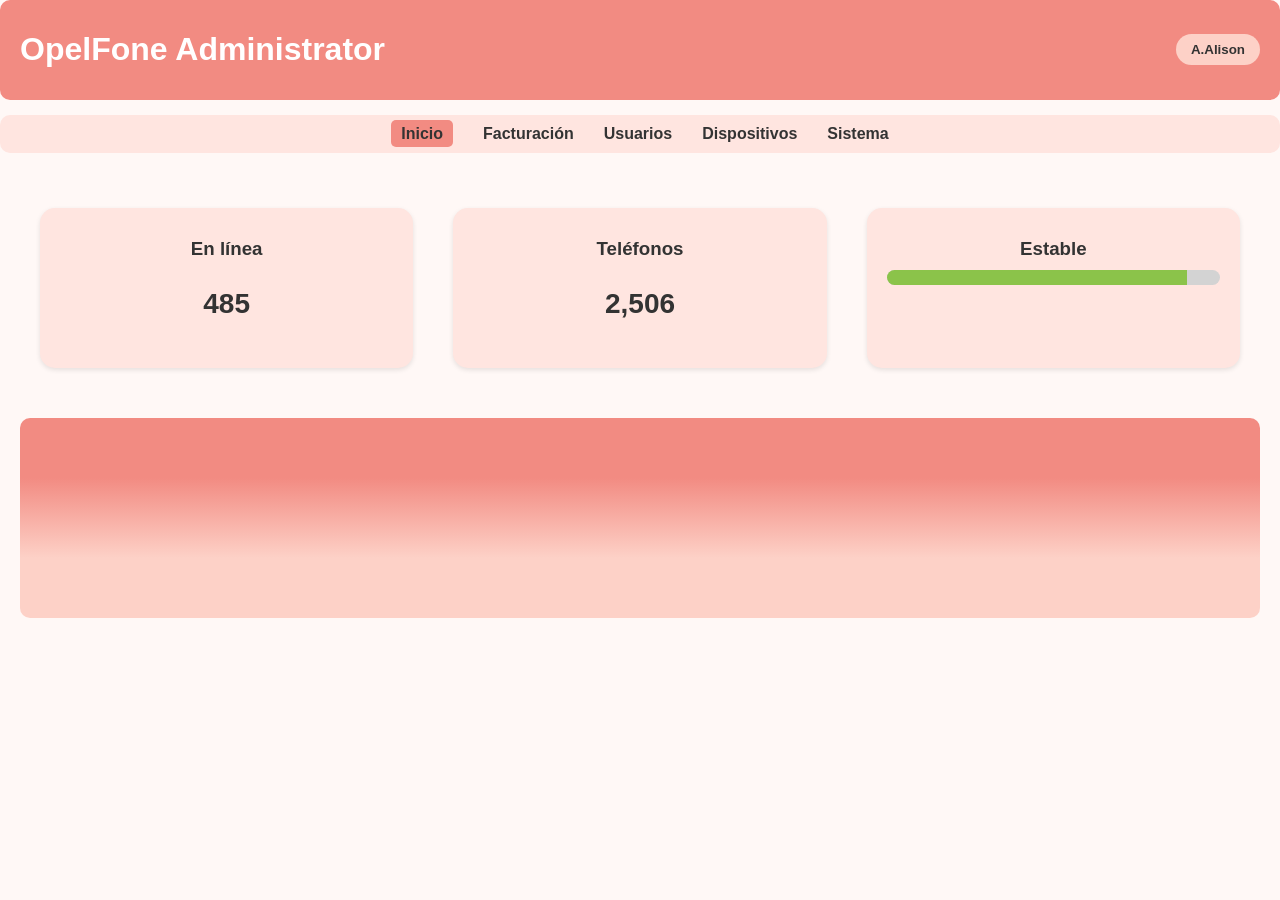
<file: OpelFone/Admins/html/index.html>
<!DOCTYPE html>
<html lang="es">
<head>
    <meta charset="UTF-8">
    <meta name="viewport" content="width=device-width, initial-scale=1.0">
    <link rel="stylesheet" href="css/css1.css">
    <title>OpelFone - Inicio</title>
</head>
<body>
    <div class="nab_div">
        <h1>OpelFone Administrator</h1>
        <button class="user">A.Alison</button>
        
    </div>

    <nav>
        <div class="nab_div2">
            <ul class="navbar">
                <li class="navbarselected"><a href="index.html">Inicio</a></li>
                <li><a href="facturacion.html">Facturación</a></li>
                <li><a href="usuarios.html">Usuarios</a></li>
                <li><a href="dispositivos.html">Dispositivos</a></li>
                <li><a href="sistema.html">Sistema</a></li>
            </ul>
        </div>
    </nav>

    <main class="contenido">
        <div class="cards-container">
            <div class="card">
                <h3>En línea</h3>
                <p style="font-size: 28px; font-weight: bold;">485</p>
            </div>
            <div class="card">
                <h3>Teléfonos</h3>
                <p style="font-size: 28px; font-weight: bold;">2,506</p>
            </div>
            <div class="card">
                <h3>Estable</h3>
                <div class="progress"><div class="progress-bar" style="width: 90%;"></div></div>
            </div>
        </div>

   

        <div class="chart"></div>
    </main>
</body>
</html>
</file>
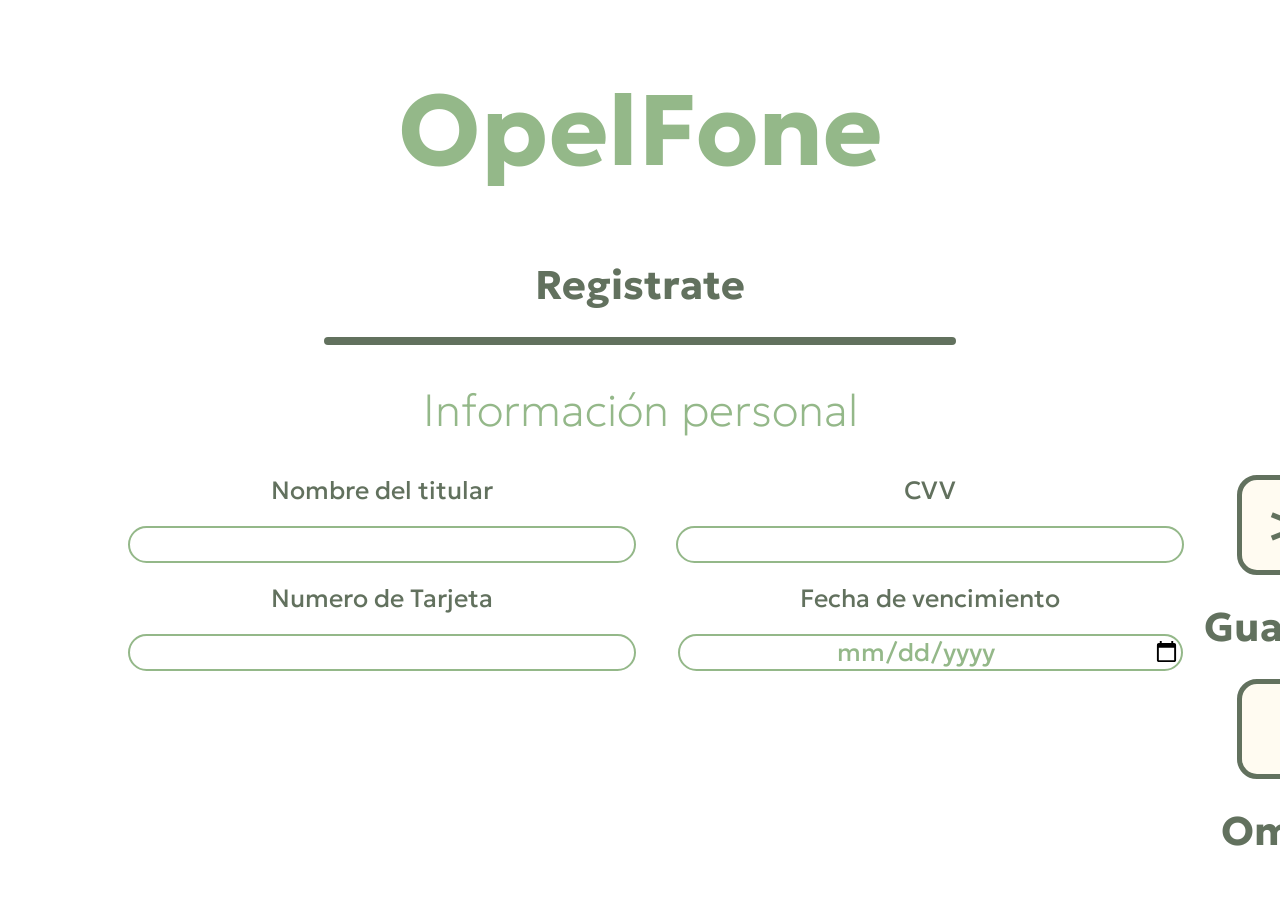
<file: OpelFone/Sesion/datos_bancarios_usuario.html>
<!DOCTYPE html>
<html lang="en">
<head>
    <meta charset="UTF-8">
    <meta name="viewport" content="width=device-width, initial-scale=1.0">
    <link rel="stylesheet" href="css\css.css">
    <title>OpelFone</title>
        <link rel="icon" href="sources/Logo.ico">

</head>
<body>
    <div class="contenedor">
        <H1 class="marca">OpelFone</H1>
    </div>




    
    <div class="contenedor">
        <h1 class="titulo">Registrate</h1>
        <hr class="line">
        <h2 style="font-family: Comfortaa; color: #94b889; font-weight: lighter; font-size: 45px;"> Información personal</h2>
        
        
        <form id="pagoForm">
        <div class="contenedor2" >
            <div>
            <label class="label" id="nombre_titular" >Nombre del titular</label><br>
            <input class="texto" type="text" name="titular"><br>
            
            <label class="label" id="num_tarjeta">Numero de Tarjeta</label><br>
            <input class="texto"  type="number" name="numero"><br>

            </div>
            <div>
            <label class="label" id="cvv">CVV</label><br>
            <input class="texto" type="number" name="cvv"><br>
            
            <label class="label" id="fecha">Fecha de vencimiento</label><br>
            <input class="texto" type="date" name="fecha" required><br>

            </div>
            <div></div>
            <div></div>
            <div class="contenedor3">
                <button class="boton2" id="abrirModal" type="submit">></button>
                <h1 class="titulo">Guardar</h1>
                <button class="boton2">!</button>
                <h1 class="titulo">Omitir</h1>
            </div>
        </div>
        </form>
    </div>




    <dialog id="miVentana" class="contenedor dialog">
    <h1 class="sub_int">Se agregaron los metodos de pago</h2>
    <a href="../Users/html/index.html"><button class="boton">Aceptar</button></a>
</dialog>


<script>
    const form = document.getElementById('pagoForm');
    const ventana = document.getElementById('miVentana');

    // 1. Escuchar el envío del formulario
    form.addEventListener('submit', function(e) {
        e.preventDefault(); // Evita la recarga

        const formData = new FormData(this);

        fetch('php/guardar_pago.php', {
            method: 'POST',
            body: formData
        })
        .then(response => response.text())
        .then(data => {
            // Limpiamos la respuesta de espacios en blanco
            if (data.trim() === "exito") {
                ventana.showModal(); // Abrimos el modal solo si el PHP responde "exito"
            } else {
                console.error("Respuesta del servidor:", data);
                alert("Error al guardar: " + data);
            }
        })
        .catch(error => console.error('Error:', error));
    });
</script>

</body>
</html>
</file>
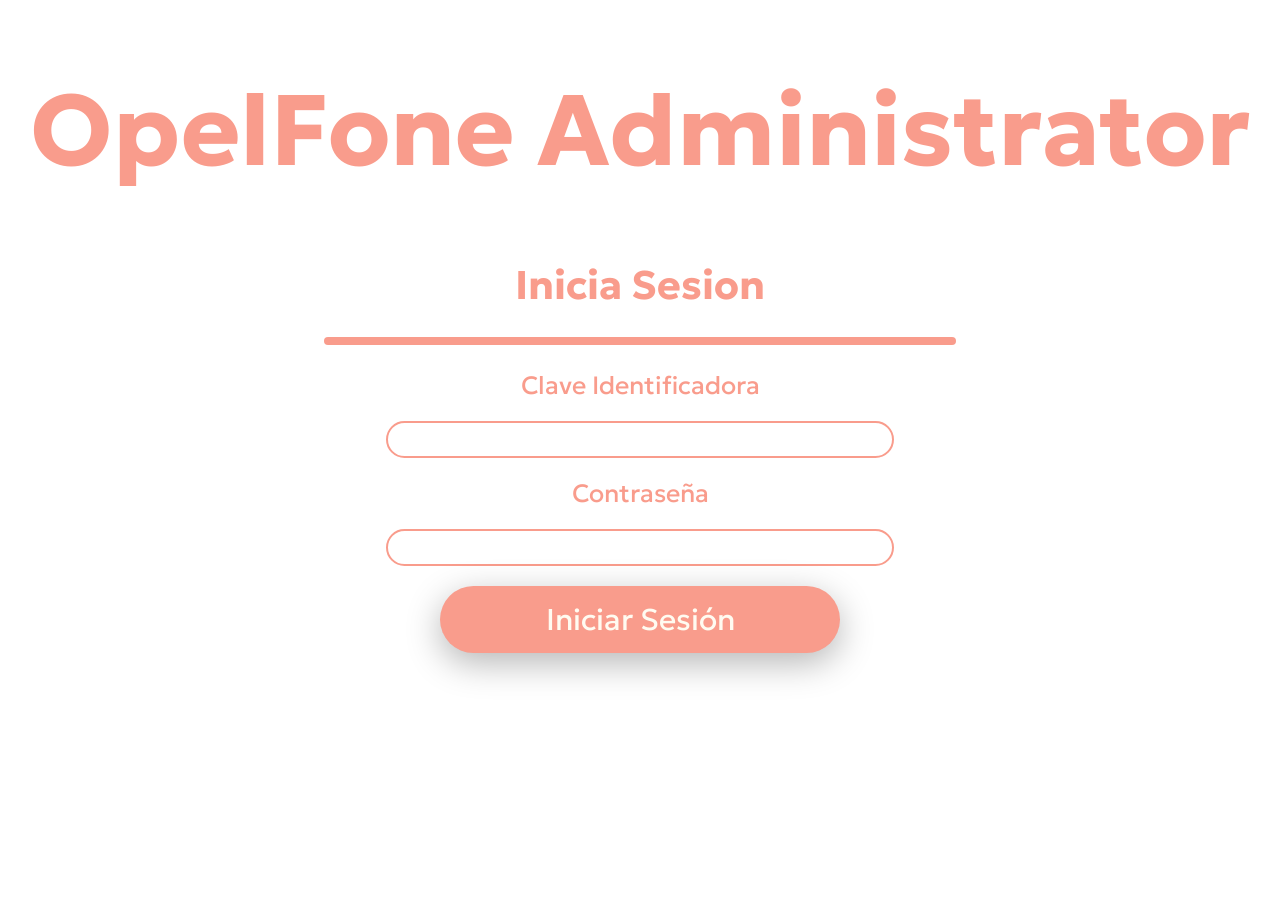
<file: OpelFone/Sesion/Inicio_sesión_admin.html>
<!DOCTYPE html>
<html lang="en">
<head>
    <meta charset="UTF-8">
    <meta name="viewport" content="width=device-width, initial-scale=1.0">
    <link rel="stylesheet" href="css\css.css">
    <title>OpelFone</title>
        <link rel="icon" href="sources/Logo.ico">

</head>
<body>
    <div class="contenedorA">
        <H1 class="marcaA">OpelFone Administrator</H1>
    </div>

    <div class="contenedorA">
        <h1 class="tituloA">Inicia Sesion</h1>
        <hr class="lineA">
        <div >
            
            <label class="labelA">Clave Identificadora</label><br>
            <input class="textoA" type="text"><br>
            
            <label class="labelA">Contraseña</label><br>
            <input class="textoA" type="password"><br>
            <a href="../Admins/html/index.html"><button class="botonA" >Iniciar Sesión</button></a>
            
        </div>
    </div>


</body>
</html>
</file>
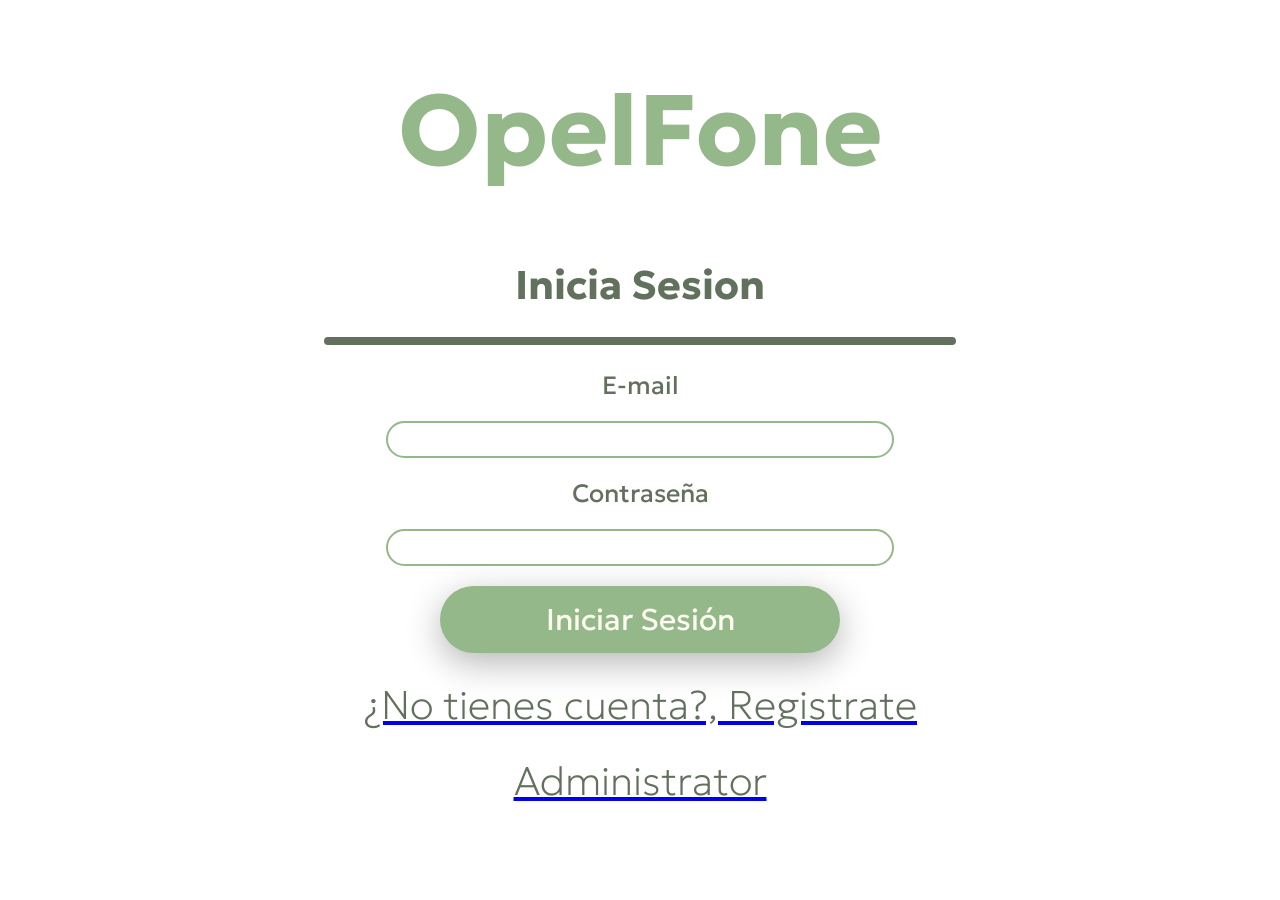
<file: OpelFone/Sesion/Inicio_sesión_usuario.html>
<!DOCTYPE html>
<html lang="en">
<head>
    <meta charset="UTF-8">
    <meta name="viewport" content="width=device-width, initial-scale=1.0">
    <link rel="stylesheet" href="css\css.css">
    <title>OpelFone</title>
        <link rel="icon" href="sources/Logo.ico">

</head>
<body>
    <div class="contenedor">
        <H1 class="marca">OpelFone</H1>
    </div>

    <div class="contenedor">
        <h1 class="titulo">Inicia Sesion</h1>
        <hr class="line">


        <form method="POST" id="loginForm">
        <div >
            
            <label class="label">E-mail</label><br>
            <input class="texto" type="text" name="email" required><br>
            
            <label class="label">Contraseña</label><br>
            <input class="texto" type="password" name="password" required><br>

            <button class="boton" type="submit" >Iniciar Sesión</button>
        </div>
        </form>
    </div>

    <div style="width: 100%;justify-content: center; align-items: center; text-align: center;">
        <a href="registro_usuario.html"><h1 class="sub" style="font-family: comfortaa;">¿No tienes cuenta?, Registrate</h1></a>
                <a href="Inicio_sesión_admin.html"><h1 class="sub" style="font-family: comfortaa;">Administrator</h1></a>

    </div> 

    <script>

    document.getElementById('loginForm').addEventListener('submit', function(e) {
    e.preventDefault(); // Esta línea es la clave para no usar 'action'

    const formData = new FormData(this);

    fetch('php/login.php', {
        method: 'POST',
        body: formData
    })
    .then(response => response.text())
    .then(data => {
        if (data.trim() === "exito") {
            window.location.href = "../Users/html/index.php"; // Redirección exitosa
        } else {
            alert("Error: Usuario o contraseña incorrectos."); // Alerta de validación
        }
    })
    .catch(error => console.error('Error:', error));
}); 
    </script>

</body>
</html>
</file>
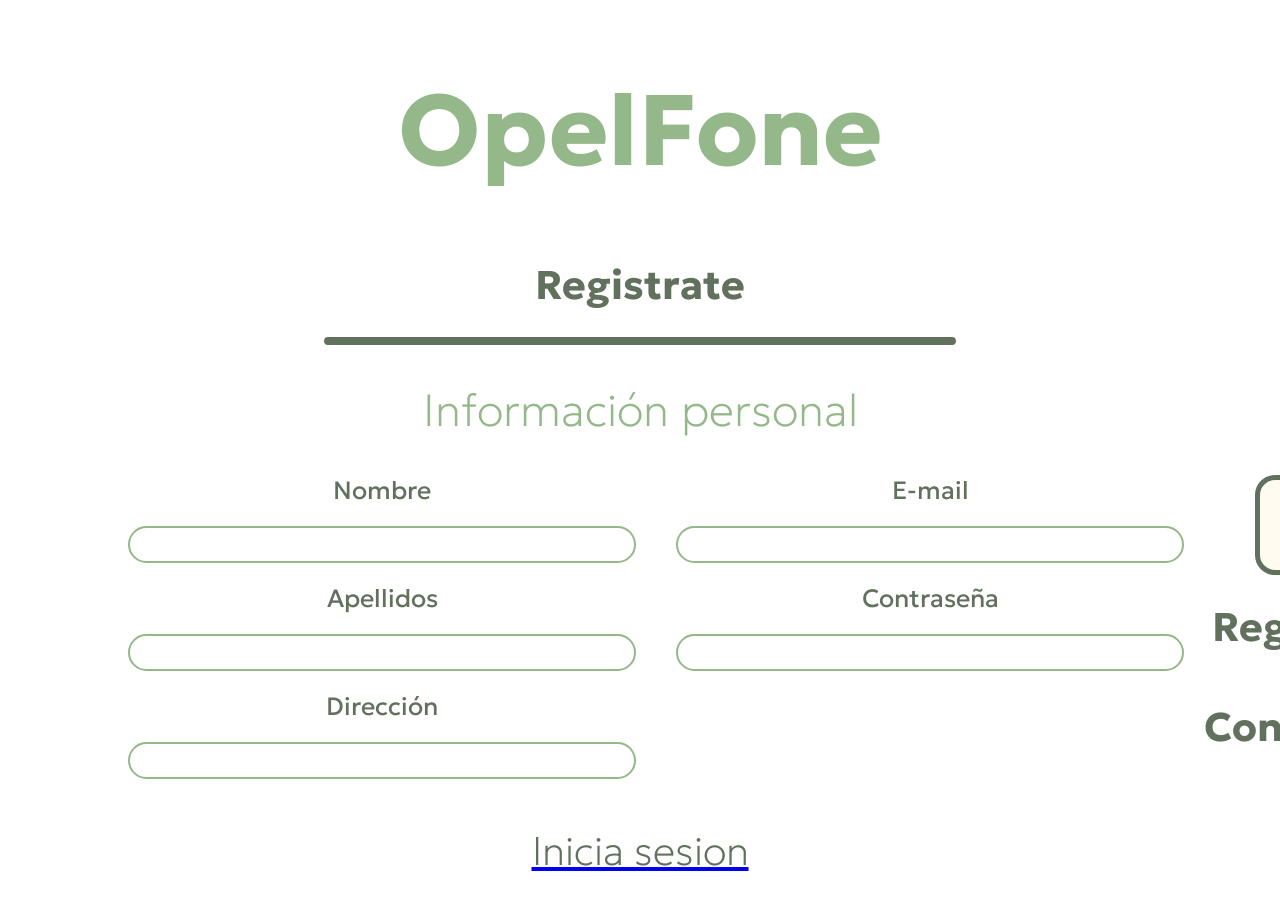
<file: OpelFone/Sesion/registro_usuario.html>
<!DOCTYPE html>
<html lang="en">
<head>
    <meta charset="UTF-8">
    <meta name="viewport" content="width=device-width, initial-scale=1.0">
    <link rel="stylesheet" href="css\css.css">
    <title>OpelFone</title>
        <link rel="icon" href="sources/Logo.ico">

</head>
<body>
    <div class="contenedor">
        <H1 class="marca">OpelFone</H1>
    </div>

    <div class="contenedor">
        <h1 class="titulo">Registrate</h1>
        <hr class="line">
        <h2 style="font-family: Comfortaa; color: #94b889; font-weight: lighter; font-size: 45px;"> Información personal</h2>
        
        
        
        <form method="POST" id="registroForm">
        <div class="contenedor2" >
            <div>
            <label class="label">Nombre</label><br>
            <input class="texto" type="text" name="nombre" required><br>
            
            <label class="label">Apellidos</label><br>
            <input class="texto" type="text" name="apellidos" required><br>

            <label class="label" id="direccion">Dirección</label><br>
            <input class="texto" name="domicilio" type="text"><br>
            </div>
            <div>
            <label class="label" id="correo">E-mail</label><br>
            <input class="texto" name="email" type="text"><br>
            
            <label class="label" id="Contraseña">Contraseña</label><br>
            <input class="texto" name="password" type="password"><br>

            </div>
            <div></div>
            <div></div>
            <div class="contenedor3">
                <button class="boton2" type="submit" id="">></button>
                <h1 class="titulo">Registrar y Continuar</h1>
            </div>
        </div>
        </form>
    </div>

    <dialog id="miVentana" class="contenedor dialog">
    <h1 class="sub_int">Se registrarón los datos</h2>
        <h3 class="sub">Ya formas parte de Opelfone, es momento de agregar metodos de pago</h3>
    <a href="Inicio_sesión_usuario.html"><button class="boton">Aceptar</button></a>
</dialog>

<div style="width: 100%; justify-content: center; align-items: center; text-align: center;">
        <a href="Inicio_sesión_usuario.html"><h1 class="sub" style="font-family: comfortaa;">Inicia sesion</h1></a>
    </div> 


<script>
    const form = document.getElementById('registroForm');
    const modal = document.getElementById('miVentana');

    form.addEventListener('submit', function(e) {
        e.preventDefault(); // IMPORTANTE: Detiene el envío tradicional

        const formData = new FormData(form);

        fetch('php/registrar.php', {
            method: 'POST',
            body: formData
        })
        .then(response => response.text())
        .then(data => {
            // Comprobamos si el PHP respondió con "exito"
            if (data.trim() === "exito") {
                modal.showModal(); // Abre tu ventana <dialog>
            } else {
                alert("Error del servidor: " + data);
            }
        })
        .catch(error => console.error('Error:', error));
    });
</script>
</body>
</html>
</file>
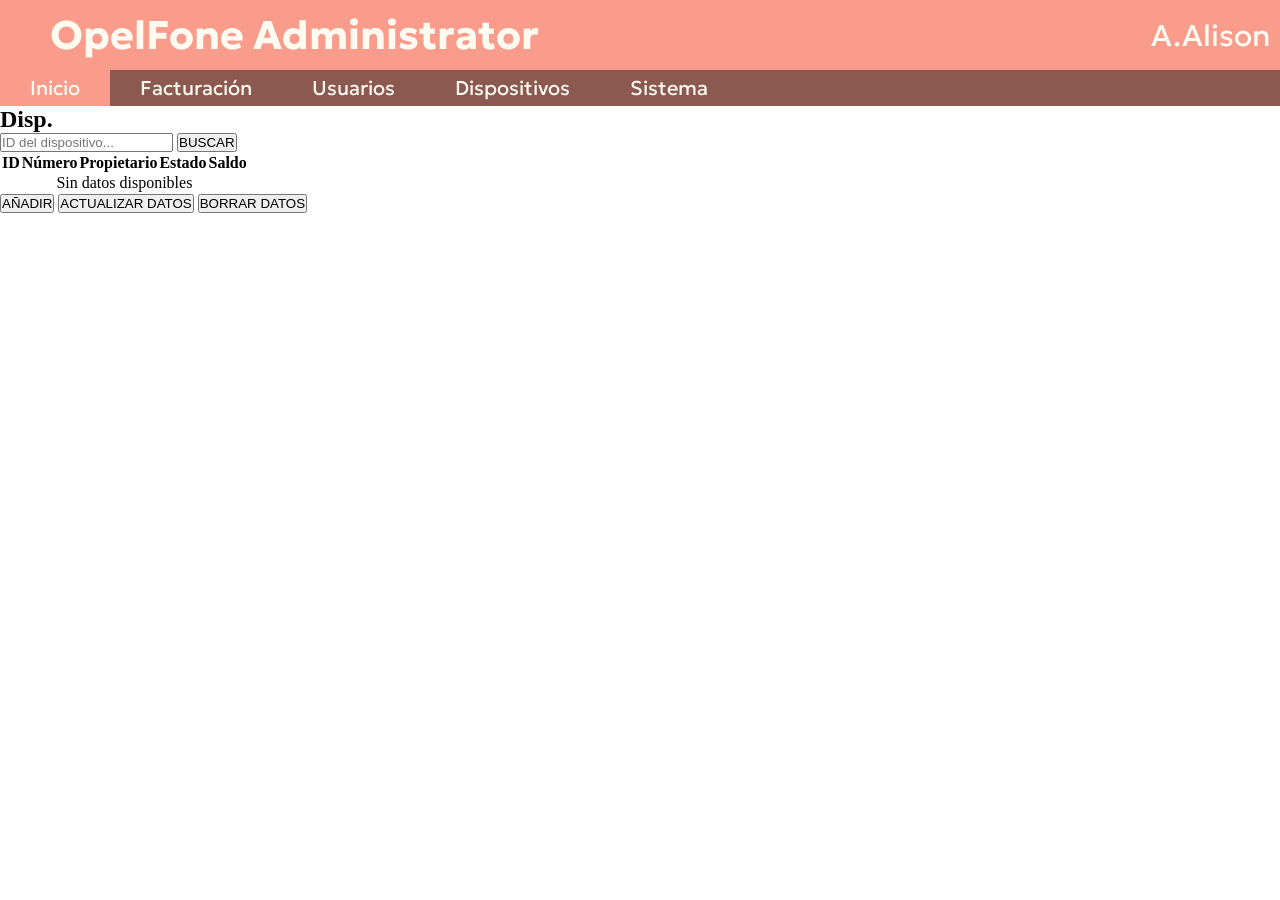
<file: OpelFone/Admins/html/dispositivos.html>
<!DOCTYPE html>
<html lang="es">
<head>
    <meta charset="UTF-8">
    <meta name="viewport" content="width=device-width, initial-scale=1.0">
    <link rel="stylesheet" href="css/css.css">
    <title>OpelFone - Dispositivos</title>
</head>
<body>
    <div class="nab_div">
        <h1>OpelFone Administrator</h1>
        <button class="user">A.Alison</button>
    </div>

    <nav>
        <div class="nab_div2">
            <ul class="navbar">
                <li class="navbarselected"><a href="index.html">Inicio</a></li>
                <li><a href="facturacion.html">Facturación</a></li>
                <li><a href="usuarios.html">Usuarios</a></li>
                <li><a href="dispositivos.html">Dispositivos</a></li>
                <li><a href="sistema.html">Sistema</a></li>
            </ul>
        </div>
    </nav>

    <main class="contenido">
        <h2>Disp.</h2>
        <div class="busqueda">
            <input type="text" placeholder="ID del dispositivo...">
            <button class="buscar">BUSCAR</button>
        </div>

        <table>
            <tr>
                <th>ID</th>
                <th>Número</th>
                <th>Propietario</th>
                <th>Estado</th>
                <th>Saldo</th>
            </tr>
            <tr><td colspan="5" style="text-align:center;">Sin datos disponibles</td></tr>
        </table>

        <div class="botones">
            <button>AÑADIR</button>
            <button>ACTUALIZAR DATOS</button>
            <button>BORRAR DATOS</button>
        </div>
    </main>
</body>
</html>
</file>
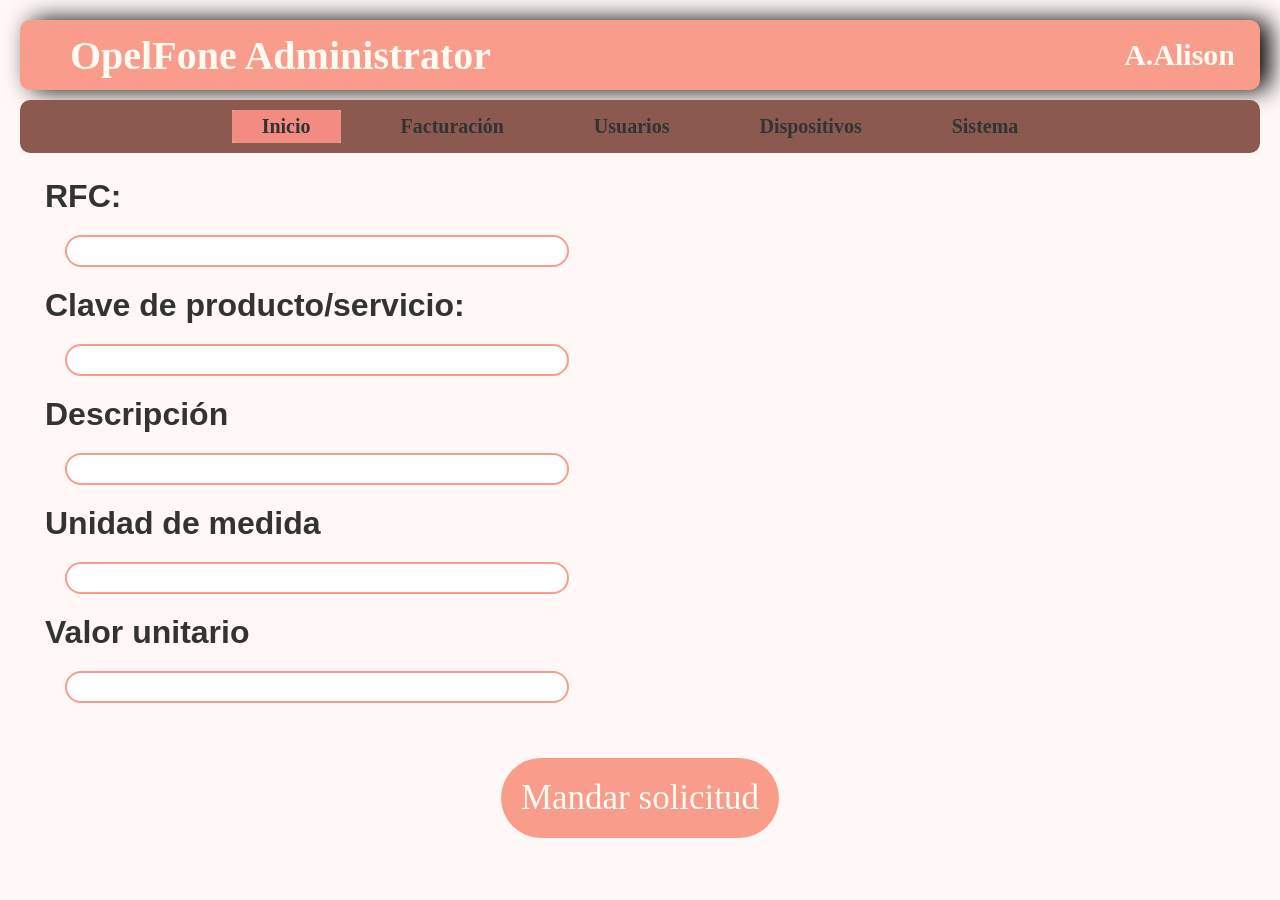
<file: OpelFone/Admins/html/facturacion.html>
<!DOCTYPE html>
<html lang="en">
<head>
    <meta charset="UTF-8">
    <meta name="viewport" content="width=device-width, initial-scale=1.0">
    <link rel="stylesheet" href="css.css">
    <title>OpelFone</title>
</head>
<body>
    <div class="nab_div">
        <h1>OpelFone Administrator</h1>
        <button class="user">A.Alison</button>
    </div>

    <nav>
        <div class="nab_div2">
            <ul class="navbar">
                <li class="navbarselected"><a href="index.html">Inicio</a></li>
                <li><a href="facturacion.html">Facturación</a></li>
                <li><a href="usuarios.html">Usuarios</a></li>
                <li><a href="dispositivos.html">Dispositivos</a></li>
                <li><a href="sistema.html">Sistema</a></li>
            </ul>
        </div>
    </nav>



<div style="margin: 25px; justify-content: center;">
    <div> 
    <h1 class="sub_int">RFC:</h1>
    <input type="text" class="texto"> 
</div>



<div class="flex">
<div> 
    <h1 class="sub_int">Clave de producto/servicio:</h1>
    <input type="text" class="texto"> 
</div>

<div> 
    <h1 class="sub_int">Descripción</h1>
    <input type="text" class="texto"> 
</div>
</div>
<div class="flex">
    <div> 
    <h1 class="sub_int">Unidad de medida</h1>
    <input type="text" class="texto"> 
</div>

<div> 
    <h1 class="sub_int">Valor unitario</h1>
    <input type="text" class="texto"> 
</div>
</div>

<div style="display: flex; justify-content: center; align-items: center; width: 100%; margin-top: 20px;">
    <button class="boton">
        Mandar solicitud
    </button>
</div>
</div>

</body>
</html>
</file>
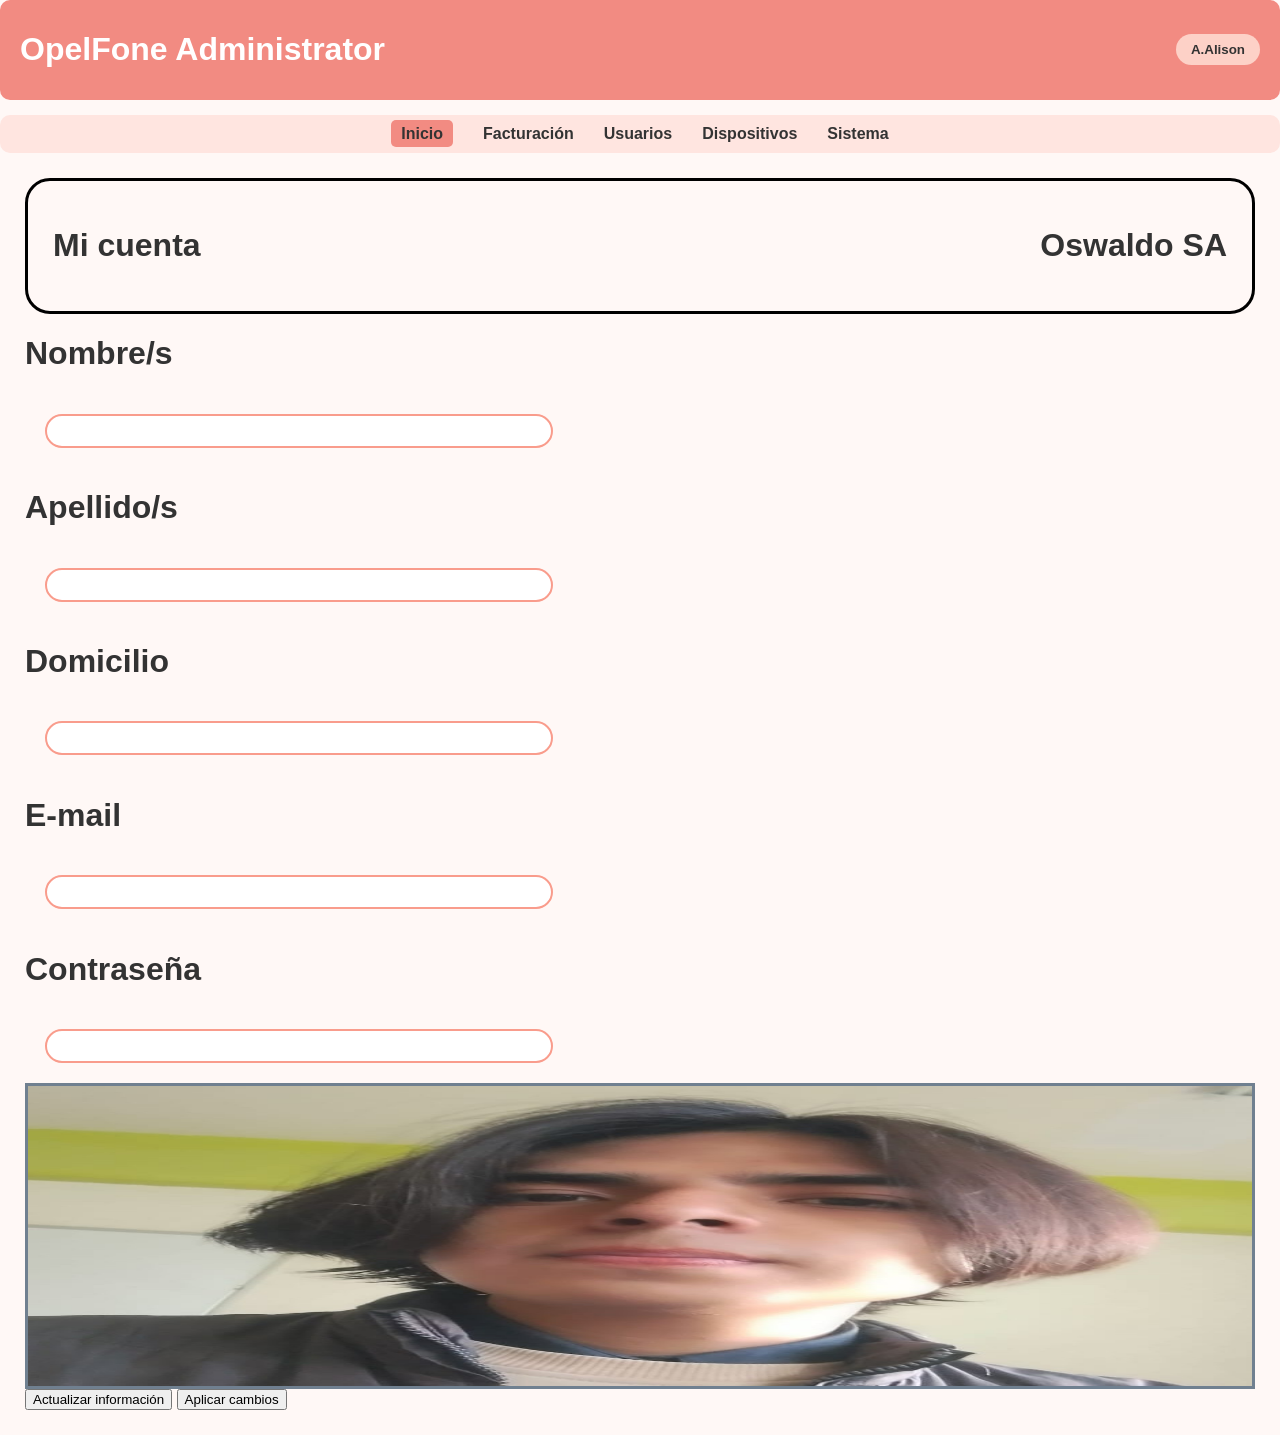
<file: OpelFone/Admins/html/perfil.html>
<!DOCTYPE html>
<html lang="en">
<head>
    <meta charset="UTF-8">
    <meta name="viewport" content="width=device-width, initial-scale=1.0">
    <link rel="stylesheet" href="css/css1.css">
    <title>OpelFone</title>
</head>
<body>
    <div class="nab_div">
        <h1>OpelFone Administrator</h1>
        <button class="user">A.Alison</button>
    </div>

    <nav>
        <div class="nab_div2">
            <ul class="navbar">
                <li class="navbarselected"><a href="index.html">Inicio</a></li>
                <li><a href="facturacion.html">Facturación</a></li>
                <li><a href="usuarios.html">Usuarios</a></li>
                <li><a href="dispositivos.html">Dispositivos</a></li>
                <li><a href="sistema.html">Sistema</a></li>
            </ul>
        </div>
    </nav>


        <div style="margin: 25px;">
<div  style="display: flex; justify-content: space-between; border: black solid; border-radius: 25px; padding: 25px;"> 
    <h1 class="sub_int">Mi cuenta</h1>
    <h1 class="sub_int">Oswaldo SA</h1>
</div>

<div class="flex">
<div class="usuario" >
    <div class="flex">
    <div> 
    <h1 class="sub_int">Nombre/s</h1>
    <input type="text" class="texto"> 
</div>


<div> 
    <h1 class="sub_int">Apellido/s</h1>
    <input type="text" class="texto"> 
</div>

</div>






<div class="flex">
    <div> 
    <h1 class="sub_int">Domicilio</h1>
    <input type="text" class="texto"> 
</div>


<div> 
    <h1 class="sub_int">E-mail</h1>
    <input type="text" class="texto"> 
</div>

</div>


<div> 
    <h1 class="sub_int">Contraseña</h1>
    <input type="text" class="texto"> 
</div>
</div>


<div style="justify-content: center; align-items: center; ">
    <div style="border: slategray solid; height: 300px;">
<img src="Sources/FOTO-OSWALDO.jpeg" alt="" style="width: 100%; height: 100%;">
    </div>
    <button class="boton">Actualizar información</button>
     <button class="boton">Aplicar cambios</button>
</div>

</div>
 
</div>


</body>
</html>
</file>
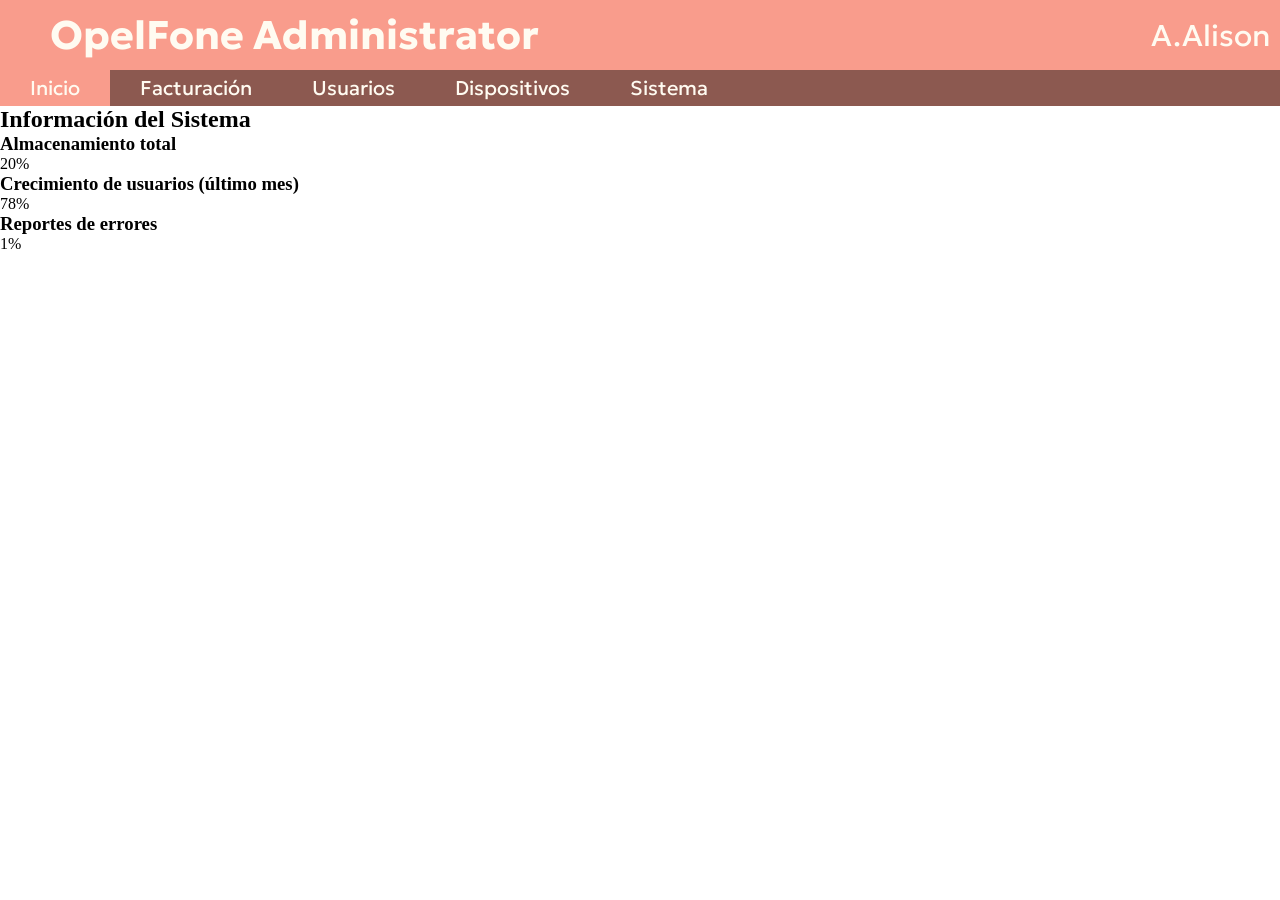
<file: OpelFone/Admins/html/sistema.html>
<!DOCTYPE html>
<html lang="es">
<head>
    <meta charset="UTF-8">
    <meta name="viewport" content="width=device-width, initial-scale=1.0">
    <link rel="stylesheet" href="css/css.css">
    <title>OpelFone - Sistema</title>
</head>
<body>
    <div class="nab_div">
        <h1>OpelFone Administrator</h1>
        <button class="user">A.Alison</button>
    </div>

    <nav>
        <div class="nab_div2">
            <ul class="navbar">
                <li class="navbarselected"><a href="index.html">Inicio</a></li>
                <li><a href="facturacion.html">Facturación</a></li>
                <li><a href="usuarios.html">Usuarios</a></li>
                <li><a href="dispositivos.html">Dispositivos</a></li>
                <li><a href="sistema.html">Sistema</a></li>
            </ul>
        </div>
    </nav>

    <main class="contenido">
        <h2>Información del Sistema</h2>

        <div class="cards-container">
            <div class="card">
                <h3>Almacenamiento total</h3>
                <div class="progress"><div class="progress-bar" style="width: 20%; background-color:#2196f3;"></div></div>
                <p>20%</p>
            </div>
            <div class="card">
                <h3>Crecimiento de usuarios (último mes)</h3>
                <div class="progress"><div class="progress-bar" style="width: 78%; background-color:#ff9800;"></div></div>
                <p>78%</p>
            </div>
            <div class="card">
                <h3>Reportes de errores</h3>
                <div class="progress"><div class="progress-bar" style="width: 1%; background-color:#9c27b0;"></div></div>
                <p>1%</p>
            </div>
        </div>

        <div class="chart"></div>
    </main>
</body>
</html>
</file>
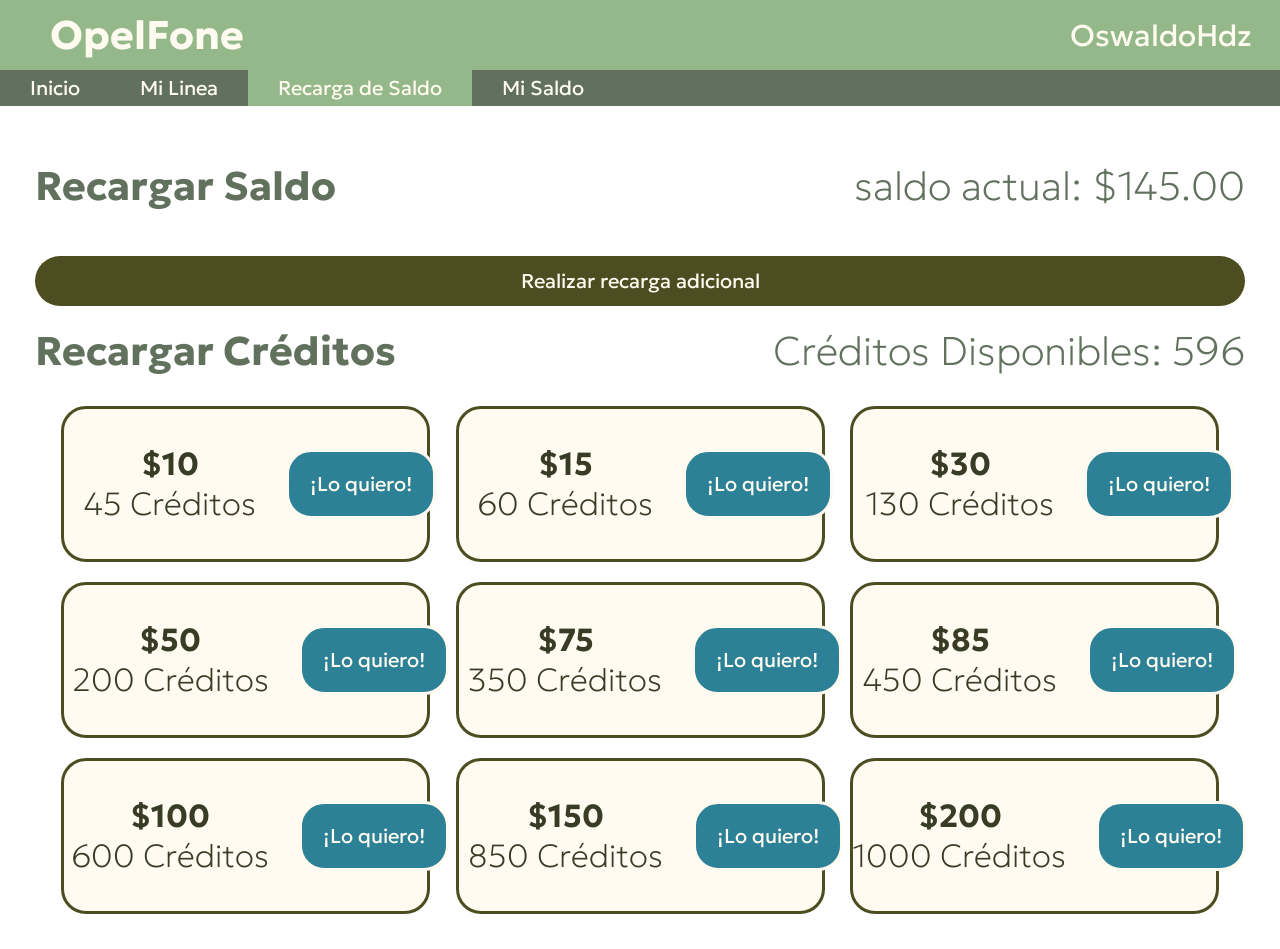
<file: OpelFone/Users/html/Recarga_Saldo1.html>
<!DOCTYPE html>
<html lang="en">
<head>
    <meta charset="UTF-8">
    <meta name="viewport" content="width=device-width, initial-scale=1.0">
    <link rel="stylesheet" href="css\css.css">
    <title>OpelFone</title>
</head>
<body>
    <div class="nab_div">
        <div><h1> OpelFone</h1></div>
        <div><button class="user">OswaldoHdz</button></div>
    </div>
    <nav>
            <div class="nab_div2">
                <ul class="navbar">
                <li><a href="index.html">Inicio</a></li>
                <li><a href="Mi_Linea.html">Mi Linea</a></li>
                <li class="navbarselected"><a href="Recarga_Saldo.html">Recarga de Saldo</a></li>
                <li><a href="Mi_Saldo.html">Mi Saldo</a></li>
            </ul>
            </div>
        </nav>



        <div style="padding: 35px;">
            <div class="flex">
                <div>
                    <h1 class="sub_int">Recargar Saldo</h1>
                </div>
                <div><h1 class="sub">saldo actual: $145.00</h1></div>
            </div>

            <button class="estado3">Realizar recarga adicional</button>

            <div class="flex">
                <div>
                    <h1 class="sub_int">Recargar Créditos</h1>
                </div>
                <div><h1 class="sub">Créditos Disponibles: 596</h1></div>
            </div>

            <div class="flex2">
                <div class="tarjeta flex2">
                    <div><h1 class="tartext">$10</h1><h1 class="tartextsub">45 Créditos</h1></div>
                    <div><button class="tarboton" data-titulo="p1" data-texto="$10">¡Lo quiero!</button></div>
                </div>
                <div class="tarjeta flex2">
                    <div><h1 class="tartext">$15</h1><h1 class="tartextsub">60 Créditos</h1></div>
                    <div><button data-titulo="p1" data-texto="$15" class="tarboton">¡Lo quiero!</button></div>
                </div>
                <div class="tarjeta flex2">
                    <div><h1 class="tartext">$30</h1><h1 class="tartextsub">130 Créditos</h1></div>
                    <div><button data-titulo="p1" data-texto="$30" class="tarboton">¡Lo quiero!</button></div>
                </div>
            </div>
            <div class="flex2">
                <div class="tarjeta flex2">
                    <div><h1 class="tartext">$50</h1><h1 class="tartextsub">200 Créditos</h1></div>
                    <div><button data-titulo="p1" data-texto="$50" class="tarboton">¡Lo quiero!</button></div>
                </div>
                <div class="tarjeta flex2">
                    <div><h1 class="tartext">$75</h1><h1 class="tartextsub">350 Créditos</h1></div>
                    <div><button data-titulo="p1" data-texto="$75" class="tarboton">¡Lo quiero!</button></div>
                </div>
                <div class="tarjeta flex2">
                    <div><h1 class="tartext">$85</h1><h1 class="tartextsub">450 Créditos</h1></div>
                    <div><button data-titulo="p1" data-texto="$65" class="tarboton">¡Lo quiero!</button></div>
                </div>
            </div>
            <div class="flex2">
                <div class="tarjeta flex2">
                    <div><h1 class="tartext">$100</h1><h1 class="tartextsub">600 Créditos</h1></div>
                    <div><button data-titulo="p1" data-texto="$100" class="tarboton">¡Lo quiero!</button></div>
                </div>
                <div class="tarjeta flex2">
                    <div><h1 class="tartext">$150</h1><h1 class="tartextsub">850 Créditos</h1></div>
                    <div><button data-titulo="p1" data-texto="$150" class="tarboton">¡Lo quiero!</button></div>
                </div>
                <div class="tarjeta flex2">
                    <div><h1 class="tartext">$200</h1><h1 class="tartextsub">1000 Créditos</h1></div>
                    <div><button data-titulo="p1" data-texto="$200" class="tarboton">¡Lo quiero!</button></div>
                </div>
            </div>


            <div></div>
        </div>


    <dialog id="modal" class="modal">
        <h1 class="sub_int" style="justify-content: left;">Comprar paquete: <span id="textoModal"></span></h1><br>
        <div class="flex">
            <div style="border-right: black solid; width: 50%;">
                <h3 class="sub">Recargar a:</h3>
                <input type="text" name="" id="telefono" class="texto"><br>
                <button class="boton" onclick="agregarTelefono()">Guardar número de telefono</button><br><br><br><br>
                <h1 class="sub_int">Total: </h1>
                <span id="total" class="sub">$900</span>
            </div>
            <div style="width: 100%;" >
                <h1 class="sub_int" >Mis telefonos</h1>
                <div id="lista" ></div>
                <button class="botoneli">Borrar telefono</button>
            </div>
        </div>

        
        <button class="botoncan" id="cerrar">Cancelar Acción</button>
    </dialog>
        
    <script>
        


         function agregarTelefono() {
            let telefono = document.getElementById("telefono").value;

            if (telefono.trim() !== "") {
                // Crear botón
                let boton = document.createElement("button");

                // Texto del botón
                boton.textContent = telefono;
                boton.classList.add("telefono-btn");

                // Salto de línea después del botón
                document.getElementById("lista").appendChild(boton);
                document.getElementById("lista").appendChild(document.createElement("br"));

                // Limpiar campo
                document.getElementById("telefono").value = "";
            }
        }



        const modal = document.getElementById("modal");
        const textoModal = document.getElementById("textoModal");

        document.querySelectorAll(".tarboton").forEach(boton => {

            boton.addEventListener("click", () => {

                textoModal.textContent = boton.dataset.texto;

                modal.showModal();
            });

        });

        document.getElementById("cerrar").addEventListener("click", () => {
            modal.close();
        });
    </script>









</body>
</html>
</file>
<file: OpelFone/Admins/html/css/css1.css>
body {
    font-family: 'Segoe UI', Arial, sans-serif;
    margin: 20px; /* 🔹 Espacio entre el borde del navegador y el contenido */
    background-color: #fff8f6;
    color: #333;
}
.texto{
    width: 500px;
    margin: 20px;
    border-radius: 20px;
    border-style:solid;
    border-width: 2px;
    border-color: #f99c8c;
    font-size: 25px;
    text-align: center;
    font-family: Comfortaa;
    color: #94b889;
}
.contenido {
    padding: 30px; /* 🔹 Espacio interno entre el contenido y los bordes del contenedor */
}

.nab_div, .nab_div2 {
    border-radius: 10px; /* 🔹 Bordes suaves */
    margin-bottom: 15px; /* 🔹 Espacio entre el encabezado y el contenido */
}

.cards-container {
    display: flex;
    gap: 20px;
    margin-bottom: 30px;
    padding: 10px; /* 🔹 Espacio interno entre las tarjetas y el borde del contenedor */
}

.card {
    background-color: #ffe5e0;
    border-radius: 15px;
    padding: 25px;
    margin: 10px; /* 🔹 Espacio entre tarjetas */
    text-align: center;
    box-shadow: 0 2px 5px rgba(0,0,0,0.1);
    flex: 1;
}
body {
    font-family: 'Segoe UI', Arial, sans-serif;
    margin: 0;
    background-color: #fff8f6;
    color: #333;
}

.nab_div {
    display: flex;
    justify-content: space-between;
    align-items: center;
    background-color: #f28b82;
    color: white;
    padding: 10px 20px;
}

.nab_div h1 {
    font-weight: 600;
}

.user {
    background-color: #fdd1c7;
    color: #333;
    border: none;
    padding: 8px 15px;
    border-radius: 20px;
    font-weight: bold;
    cursor: pointer;
}

.nab_div2 {
    background-color: #ffe5e0;
    padding: 10px;
}

.navbar {
    list-style: none;
    display: flex;
    gap: 30px;
    margin: 0;
    padding: 0;
    justify-content: center;
}

.navbar li a {
    text-decoration: none;
    color: #333;
    font-weight: 600;
}

.navbarselected a {
    background-color: #f28b82;
    color: white;
    padding: 5px 10px;
    border-radius: 5px;
}

.contenido {
    padding: 20px;
}

/* Tarjetas */
.card {
    background-color: #ffe5e0;
    border-radius: 15px;
    padding: 20px;
    text-align: center;
    box-shadow: 0 2px 5px rgba(0,0,0,0.1);
    flex: 1;
}

.card h3 {
    margin: 10px 0;
    font-weight: 600;
}

.cards-container {
    display: flex;
    gap: 20px;
    margin-bottom: 30px;
}

/* Botones laterales */
.sidebar {
    display: flex;
    flex-direction: column;
    gap: 10px;
    margin-top: 20px;
}

.sidebar button {
    background-color: #fdd1c7;
    border: none;
    padding: 10px;
    border-radius: 10px;
    font-weight: bold;
    cursor: pointer;
}

/* Barras de progreso */
.progress {
    height: 15px;
    background-color: #d3d3d3;
    border-radius: 10px;
    overflow: hidden;
}

.progress-bar {
    height: 100%;
    background-color: #8bc34a;
}

/* Gráficos simulados */
.chart {
    background: linear-gradient(to top, #fdd1c7 30%, #f28b82 70%);
    height: 200px;
    border-radius: 10px;
    margin-top: 20px;
}
</file>
<file: OpelFone/Admins/html/css/css.css>
@font-face {
    font-family: 'Comfortaa';
    src: url('../Font/Font2.ttf') format('truetype');
}

*{
    margin: 0px;
    padding: 0%;

}

.linea{
    width: 100%;
    height: 5px;
    border: none;
    background-color: #f99c8c;
    margin: 10px;
}


.nab_div{
    font-family:Comfortaa;
    padding-top: 10px;
    padding-left: 50px;
    padding-right: 10px;
    padding-bottom: 10px;
    background-color: #f99c8c;
    color: #fffbf1;
    font-size: 20px;
    box-shadow: 10px 0px 25px black;
    display: flex;
    justify-content: space-between;
    align-items: center;

}
.user{
    font-family: Comfortaa;
    color: #fffbf1;
    border: none;
    text-align: center;
    background-color: unset;
    font-size: 30px;
    cursor: pointer;
    align-items: center;
    justify-content: center;
    margin-left: -10%;
}
.nab_div2{
    font-family:Comfortaa;

    background-color: #8c5950;
    color: #fffbf1;
    font-size: 20px;

}
.navbar{
    display: flex;
    justify-content:last baseline;
    list-style: none;
    
}
.navbar a{
    color: #fffbf1;
    font-size: 20px;
    text-decoration: none;
    transition:ease-in-out;
    transition-duration: 0.3s;
    display: block;
    padding: 5px 30px;

}

.navbar a:hover{
    background-color: #fffbf1;
    color: #8c5950;
    box-shadow: 0px 10px 0px #8c5950;
}
.navbarselected{
    background-color: #f99c8c;
}

.main{
    display: flex;
    padding: 35px;
    margin: 55px;
    justify-content:space-evenly ;
    align-items: center;
    box-shadow: 0px 0px 50px #f99c8c;
    border-radius: 35px;
    font-family:'Segoe UI', Tahoma, Geneva, Verdana, sans-serif;
}
.info{
    margin: 0%;
    padding: 5%;
    border-right: 5px solid #f99c8c;
    justify-content: center;
    align-items: center;

}
.info2{
    margin: 0%;
    padding: 35px;
    align-items: center;
    

}

.Saldo{
    display: flex;
    justify-content: space-between;
    gap: 30px;
    font-size: 25px;
    color: #f99c8c;

}

.boton{
     font-family: comfortaa;
    border: none;
    align-items: center;
    padding: 20px;
    margin: 15px;
    font-size: 35px;
    border-radius: 50px;
    cursor:pointer;
    color: #fffbf1;
    background-color: #f99c8c;
    border-color: #f99c8c;
}


.sub_int{
    font-size: 50px;
    color: #f99c8c;
    font-family: comfortaa;
}

.inter{
    font-size: 40px;
    color: #f99c8c;

}



.texto{
    width: 500px;
    margin: 20px;
    border-radius: 20px;
    border-style:solid;
    border-width: 2px;
    border-color: #f99c8c;
    font-size: 25px;
    text-align: center;
    font-family: Comfortaa;
    color: #94b889;
}

.flex{
display:flex;
justify-content: space-evenly;
margin: 25px;

}

.usuario{
    margin: 25px;
    border-radius: 25px;
    border: #8c5950 solid;
justify-content: center;
align-items: center;
}
</file>
<file: OpelFone/Admins/html/css.css>
/* Colores principales */
:root {
    --color-fondo: #fff8f6;
    --color-encabezado: #f28b82;
    --color-menu: #ffe5e0;
    --color-botones: #fdd1c7;
    --color-texto: #333;
    --color-buscar: #a56a43;
}
.texto{
    width: 500px;
    margin: 20px;
    border-radius: 20px;
    border-style:solid;
    border-width: 2px;
    border-color: #f99c8c;
    font-size: 25px;
    text-align: center;
    font-family: Comfortaa;
    color: #94b889;
}

/* Fondo general */
body {
    font-family: 'Segoe UI', Arial, sans-serif;
    margin: 20px;
    background-color: var(--color-fondo);
    color: var(--color-texto);
}
    
/* Encabezado */
.nab_div {
    display: flex;
    justify-content: space-between;
    align-items: center;
    background-color: var(--color-encabezado);
    color: white;
    padding: 10px 20px;
    border-radius: 10px;
}
.boton{
     font-family: comfortaa;
    border: none;
    align-items: center;
    padding: 20px;
    margin: 15px;
    font-size: 35px;
    border-radius: 50px;
    cursor:pointer;
    color: #fffbf1;
    background-color: #f99c8c;
    border-color: #f99c8c;
}

/* Botón de usuario */
.user {
    background-color: var(--color-botones);
    color: var(--color-texto);
    border: none;
    padding: 8px 15px;
    border-radius: 20px;
    font-weight: bold;
}

/* Menú */
.nab_div2 {
    background-color: var(--color-menu);
    padding: 10px;
    border-radius: 10px;
    margin-top: 10px;
}

.navbar {
    list-style: none;
    display: flex;
    justify-content: center;
    gap: 30px;
    margin: 0;
    padding: 0;
}

.navbar li a {
    text-decoration: none;
    color: var(--color-texto);
    font-weight: 600;
}

.navbarselected a {
    background-color: var(--color-encabezado);
    color: white;
    padding: 5px 10px;
    border-radius: 5px;
}

/* Contenido */
.contenido {
    padding: 30px;
}

/* Barra de búsqueda */
.busqueda {
    display: flex;
    justify-content: center;
    align-items: center;
    gap: 10px;
    margin: 20px 0;
}

.busqueda input {
    width: 60%;
    padding: 10px;
    border-radius: 20px;
    border: 1px solid #ccc;
}

.buscar {
    background-color: var(--color-buscar);
    color: white;
    border: none;
    padding: 10px 20px;
    border-radius: 20px;
    cursor: pointer;
}

/* Tablas */
table {
    width: 100%;
    border-collapse: collapse;
    background-color: var(--color-menu);
    border-radius: 10px;
    overflow: hidden;
}

th {
    background-color: var(--color-encabezado);
    color: white;
    padding: 10px;
}

td {
    padding: 8px;
    text-align: center;
    border-bottom: 1px solid var(--color-botones);
}

/* Botones inferiores */
.botones {
    display: flex;
    justify-content: center;
    gap: 20px;
    margin-top: 20px;
}

.botones button {
    background-color: var(--color-botones);
    border: none;
    padding: 10px 25px;
    border-radius: 25px;
    font-weight: bold;
    cursor: pointer;
    color: var(--color-texto);
    box-shadow: 0 2px 5px rgba(0,0,0,0.1);
}


*{
    margin: 0px;
    padding: 0%;

}

.linea{
    width: 100%;
    height: 5px;
    border: none;
    background-color: #f99c8c;
    margin: 10px;
}


.nab_div{
    font-family:Comfortaa;
    padding-top: 10px;
    padding-left: 50px;
    padding-right: 10px;
    padding-bottom: 10px;
    background-color: #f99c8c;
    color: #fffbf1;
    font-size: 20px;
    box-shadow: 10px 0px 25px black;
    display: flex;
    justify-content: space-between;
    align-items: center;

}
.user{
    font-family: Comfortaa;
    color: #fffbf1;
    border: none;
    text-align: center;
    background-color: unset;
    font-size: 30px;
    cursor: pointer;
    align-items: center;
    justify-content: center;
    margin-left: -10%;
}
.nab_div2{
    font-family:Comfortaa;

    background-color: #8c5950;
    color: #fffbf1;
    font-size: 20px;

}
.navbar{
    display: flex;
    justify-content:last baseline;
    list-style: none;
    
}
.navbar a{
    color: #fffbf1;
    font-size: 20px;
    text-decoration: none;
    transition:ease-in-out;
    transition-duration: 0.3s;
    display: block;
    padding: 5px 30px;

}

.navbar a:hover{
    background-color: #fffbf1;
    color: #8c5950;
    box-shadow: 0px 10px 0px #8c5950;
}
.navbarselected{
    background-color: #f99c8c;
}

.main{
    display: flex;
    padding: 35px;
    margin: 55px;
    justify-content:space-evenly ;
    align-items: center;
    box-shadow: 0px 0px 50px #f99c8c;
    border-radius: 35px;
    font-family:'Segoe UI', Tahoma, Geneva, Verdana, sans-serif;
}
</file>
